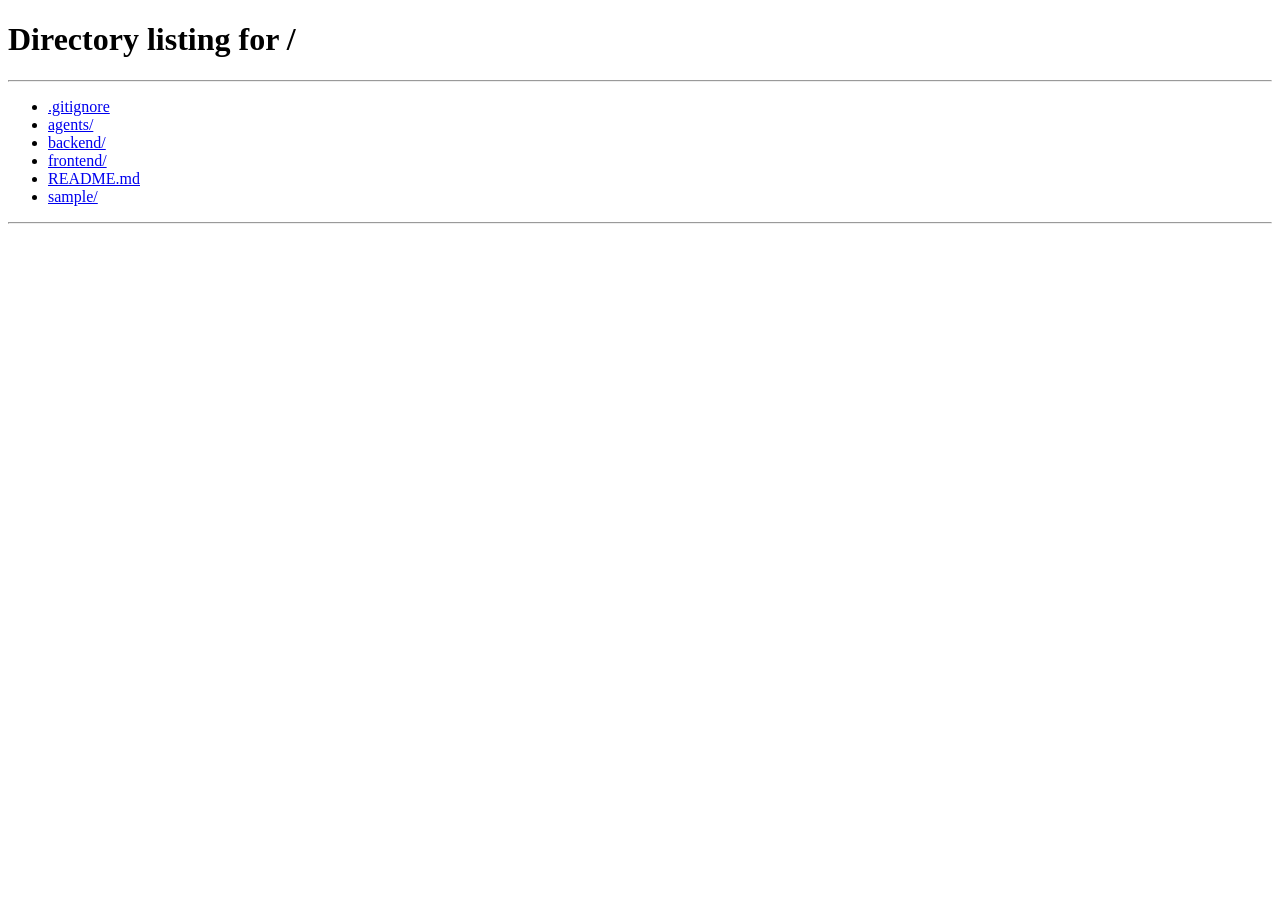
<file: frontend/dashboard.html>
<!DOCTYPE html>
<html lang="en">
<head>
    <meta charset="UTF-8">
    <meta name="viewport" content="width=device-width, initial-scale=1.0">
    <title>Dashboard - Finserv India</title>
    <link rel="stylesheet" href="https://cdnjs.cloudflare.com/ajax/libs/font-awesome/6.0.0-beta3/css/all.min.css">
    <link rel="stylesheet" href="css/style.css">
</head>
<body>
    <div class="app-wrapper">

        <div id="alertContainer" class="alert"></div>

        <div class="dashboard-header">
            <h1>Financial Insights Dashboard</h1>
            <div class="user-menu">
                <i class="fas fa-bell"></i>
                <span id="userDisplayName">Loading...</span>
                <button id="logoutBtn" class="logout-btn">
                    <i class="fas fa-sign-out-alt"></i> Logout
                </button>
            </div>
        </div>

        <div class="insights-tagline">
            Analyze your quarterly and annual filings with AI precision.
        </div>

        <div class="upload-card">
            <div class="upload-left">
                <h3>Upload Financial Documents</h3>
                <p>Drag and drop your PDF or XLSX files here, or click to browse</p>
                <div class="file-badge">
                    <i class="far fa-file-pdf"></i>
                    <i class="far fa-file-excel"></i>
                    Annual Reports, Q3 Filings, Analyst Notes (Max 50MB)
                </div>
            </div>
            <input type="file" id="fileInput" multiple accept=".pdf,.xlsx,.xls" style="display: none;">
            <button class="select-files-btn" id="uploadBtn">
                <i class="fas fa-cloud-upload-alt"></i> Select Files
            </button>
        </div>

        <div class="recent-header">
            <h2>Scan History <span id="totalDocuments" class="total-badge">0 Total</span></h2>
            <a href="#" class="view-all" id="viewAllHistory">
                View All <i class="fas fa-chevron-right"></i>
            </a>
        </div>

        <table class="documents-table">
            <thead>
                <tr>
                    <th>Document Name</th>
                    <th>Company</th>
                    <th>Sentiment</th>
                    <th>Date</th>
                    <th>Actions</th>
                </tr>
            </thead>
            <tbody id="tableBody">
                <tr id="noDocsRow">
                    <td colspan="5" style="text-align:center;color:#8a9bb5;padding:30px;">No documents analyzed yet. Upload a PDF above to get started.</td>
                </tr>
            </tbody>
        </table>

        <div class="ai-reliance-row">
            <div class="ai-assistant-card">
                <h3><i class="fas fa-robot" style="color: #1b6ef3;"></i> AI ASSISTANT</h3>
                <p>Ask me anything about your financial documents:</p>
                <div class="chat-prompt">
                    <input type="text" id="chatInput" placeholder="e.g., Summarize the key metrics...">
                    <button onclick="document.getElementById('widgetChatInput').value = this.previousElementSibling.value; document.getElementById('chatButton').click(); setTimeout(() => document.getElementById('widgetSendBtn').click(), 500);">
                        <i class="fas fa-paper-plane"></i> Send
                    </button>
                </div>
                <div class="chat-stats">
                    <span><i class="far fa-clock"></i> <span id="lastUsed">Ready to help</span></span>
                    <span><i class="fas fa-database"></i> <span id="documentCount">5</span> documents in context</span>
                </div>
            </div>

            <div class="reliance-card" id="sampleCard">
                <div class="reliance-header">
                    <span>SAMPLE ANALYSIS: Reliance Industries AR 2023</span>
                    <span class="sample-badge"><i class="far fa-file-pdf"></i> Preview</span>
                </div>
                <div class="metric-grid">
                    <div class="metric-item">
                        <span class="label">FINANCIAL GROWTH</span>
                        <div class="value">Revenue increased by 23% YoY driven by Retail and O2C segments.</div>
                    </div>
                    <div class="metric-item">
                        <span class="label">OPERATIONAL DEBT</span>
                        <div class="value">Net debt stands at ₹1.25 Lakh Cr; focus remains on balance sheet deleveraging.</div>
                    </div>
                    <div class="metric-item">
                        <span class="label">FUTURE STRATEGY</span>
                        <div class="value">Aggressive expansion into Green Hydrogen with ₹75,000 Cr committed over 3 years.</div>
                    </div>
                    <div class="metric-item">
                        <span class="label">RISK FACTORS</span>
                        <div class="value">Volatile crude prices and potential global slowdown impacting export margins.</div>
                    </div>
                </div>
                <div class="cross-reference">
                    <i class="fas fa-link"></i> Cross-referenced with 4 comparable industry filings.
                </div>
            </div>
        </div>

        <div id="analysisResults" style="display:none;">
            <div class="recent-header" style="margin-top:30px;">
                <h2><i class="fas fa-chart-bar" style="color:#1b6ef3;"></i> Analysis Results</h2>
                <button onclick="document.getElementById('analysisResults').style.display='none'" style="background:none;border:none;color:#8a9bb5;cursor:pointer;font-size:16px;"><i class="fas fa-times"></i></button>
            </div>

            <div style="display:grid;grid-template-columns:1fr 1fr;gap:20px;margin-bottom:20px;">
                <div style="background:#f8fafd;padding:25px;border-radius:16px;">
                    <div style="color:#8a9bb5;font-size:12px;text-transform:uppercase;letter-spacing:1px;margin-bottom:8px;">Company</div>
                    <div id="resultCompany" style="font-size:20px;font-weight:700;color:#0a1a2b;">—</div>
                    <div style="margin-top:4px;color:#5a6d86;font-size:14px;">Symbol: <span id="resultSymbol" style="font-weight:600;color:#1b6ef3;">—</span></div>
                </div>
                <div style="background:#f8fafd;padding:25px;border-radius:16px;">
                    <div style="color:#8a9bb5;font-size:12px;text-transform:uppercase;letter-spacing:1px;margin-bottom:8px;">Document</div>
                    <div id="resultTextLen" style="font-size:20px;font-weight:700;color:#0a1a2b;">—</div>
                    <div style="margin-top:4px;color:#5a6d86;font-size:14px;">Tables: <span id="resultTables" style="font-weight:600;">—</span></div>
                </div>
            </div>

            <div style="background:#f8fafd;padding:25px;border-radius:16px;margin-bottom:20px;">
                <h3 style="margin-bottom:15px;font-size:16px;"><i class="fas fa-brain" style="color:#1b6ef3;margin-right:8px;"></i>Sentiment Analysis</h3>
                <div style="display:grid;grid-template-columns:1fr 1fr 1fr;gap:15px;">
                    <div>
                        <div style="color:#8a9bb5;font-size:12px;text-transform:uppercase;">Overall</div>
                        <div id="sentimentClass" style="font-size:24px;font-weight:700;">—</div>
                        <div id="sentimentScore" style="color:#5a6d86;font-size:14px;">Score: —</div>
                    </div>
                    <div>
                        <div style="color:#8a9bb5;font-size:12px;text-transform:uppercase;">Components</div>
                        <div id="sentimentComponents" style="font-size:13px;color:#5a6d86;line-height:1.8;"></div>
                    </div>
                    <div>
                        <div style="color:#8a9bb5;font-size:12px;text-transform:uppercase;">Confidence Bar</div>
                        <div style="margin-top:8px;background:#e1e8f0;border-radius:10px;height:12px;overflow:hidden;">
                            <div id="sentimentBar" style="height:100%;border-radius:10px;transition:width 0.5s;"></div>
                        </div>
                    </div>
                </div>
            </div>

            <div style="background:#f8fafd;padding:25px;border-radius:16px;margin-bottom:20px;">
                <h3 style="margin-bottom:15px;font-size:16px;"><i class="fas fa-file-alt" style="color:#1b6ef3;margin-right:8px;"></i>AI Summaries</h3>
                <div id="summariesContent" style="font-size:14px;color:#1a2639;line-height:1.8;"></div>
            </div>

            <div id="riskSection" style="background:#f8fafd;padding:25px;border-radius:16px;margin-bottom:20px;display:none;">
                <h3 style="margin-bottom:15px;font-size:16px;"><i class="fas fa-exclamation-triangle" style="color:#f59e0b;margin-right:8px;"></i>Risk Analysis</h3>
                <div id="riskContent" style="display:grid;grid-template-columns:repeat(3,1fr);gap:15px;"></div>
                <div id="riskRecommendation" style="margin-top:15px;padding:15px;border-radius:12px;font-weight:600;text-align:center;font-size:16px;"></div>
            </div>

            <div id="newsSection" style="background:#f8fafd;padding:25px;border-radius:16px;margin-bottom:20px;display:none;">
                <h3 style="margin-bottom:15px;font-size:16px;"><i class="fas fa-newspaper" style="color:#1b6ef3;margin-right:8px;"></i>Latest News</h3>
                <div id="newsContent" style="font-size:14px;"></div>
            </div>
        </div>

        <div class="footer-main">
            <div>
                <span>© 2026 Finserv India. All rights reserved.</span>
                <span class="rbi-badge"><i class="fas fa-lock"></i> Bank-Grade Security</span>
            </div>
            <div>
                <a href="#">Terms of Service</a>
                <a href="#">Privacy Policy</a>
            </div>
        </div>
    </div>

    <div class="chat-widget">
        <div class="chat-button" id="chatButton">
            <i class="fas fa-robot"></i>
        </div>
        <div class="chat-box" id="chatBox">
            <div class="chat-header">
                <h3><i class="fas fa-robot"></i> FinSum AI Assistant</h3>
                <button class="close-chat" id="closeChat">
                    <i class="fas fa-times"></i>
                </button>
            </div>
            <div class="chat-messages" id="chatMessages">
                <div class="message ai-message">
                    <div class="message-content">
                        👋 Hi! I'm FinSum AI, your financial assistant. Ask me about annual reports, market trends, or how to analyze documents!
                    </div>
                </div>
            </div>
            <div class="chat-input-area">
                <input type="text" id="widgetChatInput" placeholder="Ask about financial documents...">
                <button id="widgetSendBtn">
                    <i class="fas fa-paper-plane"></i>
                </button>
            </div>
        </div>
    </div>

    <div id="historyModal" style="display:none;position:fixed;inset:0;background:rgba(0,0,0,0.5);z-index:9999;backdrop-filter:blur(4px);overflow-y:auto;">
        <div style="max-width:800px;margin:60px auto;background:white;border-radius:20px;padding:0;box-shadow:0 25px 50px rgba(0,0,0,0.15);">
            <div style="display:flex;justify-content:space-between;align-items:center;padding:25px 30px;border-bottom:1px solid #eef2f6;">
                <div>
                    <h2 style="margin:0;font-size:20px;color:#0a1a2b;">📋 Document Scan History</h2>
                    <p style="margin:4px 0 0;color:#8a9bb5;font-size:14px;" id="historyCount">Loading...</p>
                </div>
                <div style="display:flex;gap:10px;">
                    <button id="clearAllHistoryBtn" style="padding:8px 18px;background:#fee2e2;color:#ef4444;border:none;border-radius:10px;cursor:pointer;font-weight:600;font-size:13px;">
                        <i class="fas fa-trash"></i> Clear All
                    </button>
                    <button onclick="document.getElementById('historyModal').style.display='none'" style="padding:8px 18px;background:#f1f5f9;color:#5a6d86;border:none;border-radius:10px;cursor:pointer;font-weight:600;font-size:13px;">
                        <i class="fas fa-times"></i> Close
                    </button>
                </div>
            </div>
            <div id="historyModalBody" style="padding:20px 30px 30px;">
                <div style="text-align:center;color:#8a9bb5;padding:40px;">Loading...</div>
            </div>
        </div>
    </div>

    <script src="js/auth.js"></script>
    <script src="js/dashboard.js"></script>
</body>
</html>
</file>
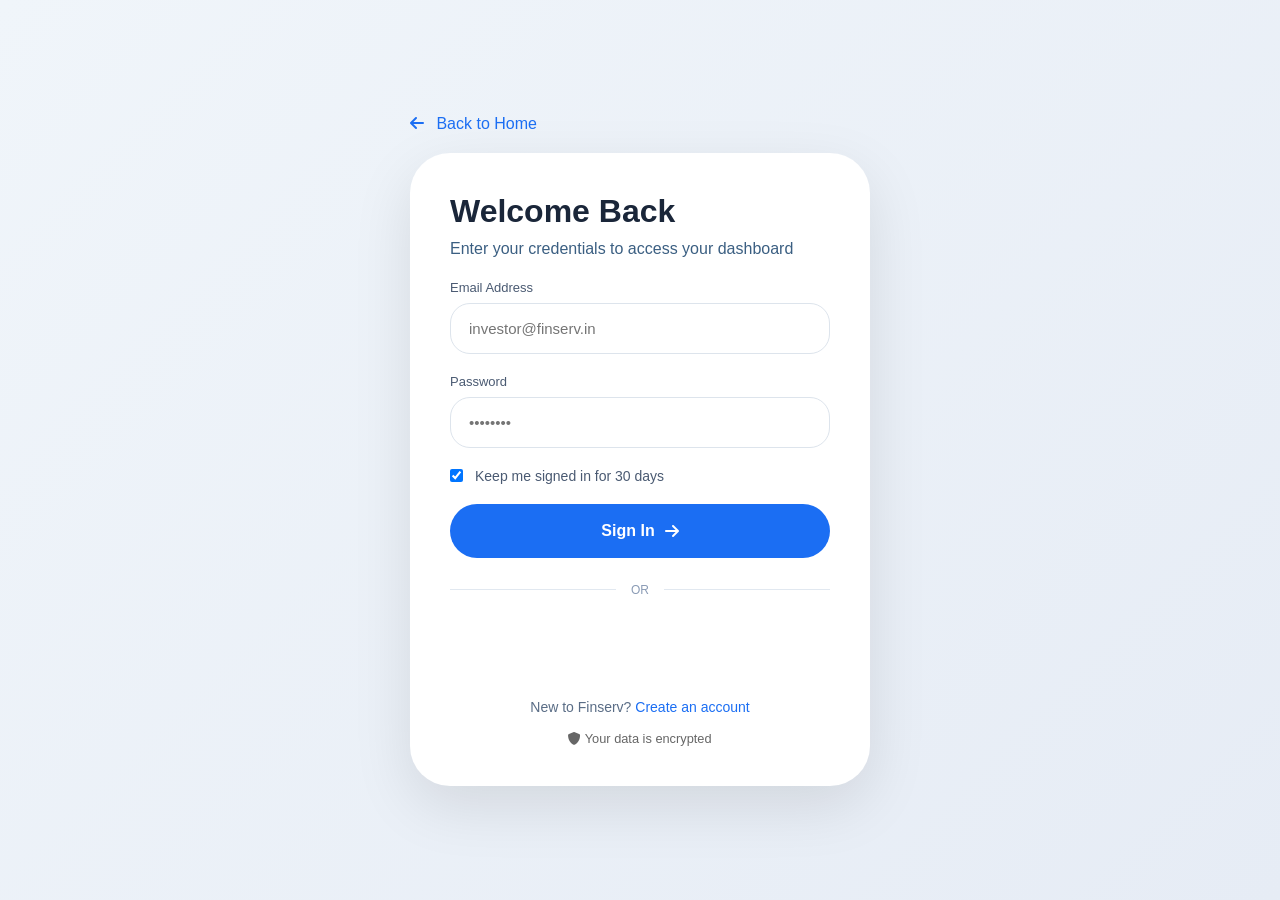
<file: frontend/signin.html>
<!DOCTYPE html>
<html lang="en">
<head>
    <meta charset="UTF-8">
    <meta name="viewport" content="width=device-width, initial-scale=1.0">
    <title>Sign In - Finserv India</title>
    <link rel="stylesheet" href="https://cdnjs.cloudflare.com/ajax/libs/font-awesome/6.0.0-beta3/css/all.min.css">
    <link rel="stylesheet" href="css/style.css">
    <script src="https://accounts.google.com/gsi/client" async defer></script>
    <style>
        body {
            background: linear-gradient(135deg, #f0f5fa 0%, #e6ecf5 100%);
            min-height: 100vh;
            display: flex;
            align-items: center;
            justify-content: center;
        }
        .auth-wrapper {
            width: 100%;
            max-width: 500px;
            padding: 20px;
        }
        .back-link {
            margin-bottom: 20px;
            display: block;
            color: #1b6ef3;
            text-decoration: none;
            font-weight: 500;
        }
        .back-link i {
            margin-right: 8px;
        }
        .signin-panel {
            background: white;
            border-radius: 40px;
            padding: 40px;
            box-shadow: 0 20px 60px rgba(0,0,0,0.1);
        }
        .signin-panel h3 {
            font-size: 32px;
            margin-bottom: 10px;
            color: #1a2639;
        }
        .input-group {
            margin-bottom: 20px;
        }
        .input-group label {
            display: block;
            font-size: 13px;
            font-weight: 500;
            margin-bottom: 8px;
            color: #4a5a72;
        }
        .input-group input {
            width: 100%;
            padding: 16px 18px;
            border: 1px solid #dde4ec;
            border-radius: 20px;
            font-size: 15px;
            box-sizing: border-box;
        }
        .input-group input:focus {
            outline: none;
            border-color: #1b6ef3;
            box-shadow: 0 0 0 4px rgba(27,110,243,0.1);
        }
        .btn {
            width: 100%;
            background: #1b6ef3;
            color: white;
            border: none;
            padding: 18px;
            border-radius: 40px;
            font-size: 16px;
            font-weight: 600;
            cursor: pointer;
            display: flex;
            align-items: center;
            justify-content: center;
            gap: 10px;
            margin: 20px 0;
        }
        .btn:hover {
            background: #0e5ad2;
            transform: translateY(-2px);
            box-shadow: 0 10px 25px rgba(27,110,243,0.3);
        }
        .btn-outline {
            width: 100%;
            background: white;
            border: 2px solid #e1e8f0;
            color: #1a2639;
            padding: 16px;
            border-radius: 40px;
            font-size: 15px;
            font-weight: 500;
            cursor: pointer;
            display: flex;
            align-items: center;
            justify-content: center;
            gap: 10px;
        }
        .btn-outline:hover {
            border-color: #1b6ef3;
            background: #f8fafd;
        }
        .divider {
            display: flex;
            align-items: center;
            gap: 15px;
            margin: 25px 0;
            color: #8a9bb5;
            font-size: 12px;
        }
        .divider-line {
            flex: 1;
            height: 1px;
            background: #e1e8f0;
        }
        .terms-check {
            display: flex;
            align-items: center;
            gap: 12px;
            margin: 20px 0;
            font-size: 14px;
            color: #4a5a72;
        }
        .footer-links {
            margin-top: 25px;
            text-align: center;
            font-size: 14px;
            color: #5a6d86;
        }
        .footer-links a {
            color: #1b6ef3;
            text-decoration: none;
            font-weight: 500;
        }
        .alert {
            display: none;
            padding: 16px 24px;
            border-radius: 12px;
            margin-bottom: 24px;
            font-weight: 500;
        }
        .alert-success {
            background: #d4edda;
            color: #155724;
            border: 1px solid #c3e6cb;
        }
        .alert-error {
            background: #f8d7da;
            color: #721c24;
            border: 1px solid #f5c6cb;
        }
    </style>
</head>
<body>
    <div class="auth-wrapper">
        <a href="/" class="back-link"><i class="fas fa-arrow-left"></i> Back to Home</a>

        <div id="alertContainer" class="alert"></div>

        <div class="signin-panel">
            <h3>Welcome Back</h3>
            <p style="color: #3b5f82; margin-bottom: 22px;">Enter your credentials to access your dashboard</p>

            <form id="signinForm">
                <div class="input-group">
                    <label>Email Address</label>
                    <input type="email" id="loginEmail" placeholder="investor@finserv.in" required>
                </div>
                <div class="input-group">
                    <label>Password</label>
                    <input type="password" id="loginPassword" placeholder="••••••••" required>
                </div>
                <div class="terms-check">
                    <input type="checkbox" id="rememberMe" checked>
                    <span>Keep me signed in for 30 days</span>
                </div>
                <button type="submit" class="btn" id="signinBtn">
                    Sign In <i class="fas fa-arrow-right"></i>
                </button>
            </form>

            <div class="divider">
                <span class="divider-line"></span> OR <span class="divider-line"></span>
            </div>

            <div id="g_id_onload"
                 data-client_id="1018702240270-ibmes21h2p3jce9lukv1b1h13t1d09o4.apps.googleusercontent.com"
                 data-context="signin"
                 data-ux_mode="popup"
                 data-callback="handleCredentialResponse"
                 data-auto_prompt="false">
            </div>

            <div style="display:flex; justify-content:center; height: 52px; margin-bottom: 20px;">
                <div style="transform: scale(1.3); transform-origin: top center; width: 292px; height: 40px;">
                    <div class="g_id_signin"
                         data-type="standard"
                         data-shape="pill"
                         data-theme="outline"
                         data-text="continue_with"
                         data-size="large"
                         data-width="292"
                         data-logo_alignment="center">
                    </div>
                </div>
            </div>

            <div class="footer-links">
                New to Finserv? <a href="/signup">Create an account</a>
            </div>
            <div style="margin-top: 16px; font-size: 0.8rem; color: #666; text-align: center;">
                <i class="fas fa-shield-alt"></i> Your data is encrypted
            </div>
        </div>
    </div>

    <script src="js/auth.js"></script>
    <script>
        async function handleCredentialResponse(response) {
            showAlert('Authenticating with Google...', 'success');

            try {
                const result = await window.auth.googleSignin(response.credential);

                if (result.success) {
                    showAlert('Google login successful! Redirecting...', 'success');
                    setTimeout(() => {
                        window.location.href = '/dashboard';
                    }, 1500);
                } else {
                    showAlert(result.message || 'Google login failed', 'error');
                }
            } catch (error) {
                showAlert('An error occurred during Google sign in.', 'error');
            }
        }

        function showAlert(message, type) {
            const alert = document.getElementById('alertContainer');
            alert.className = `alert alert-${type}`;
            alert.textContent = message;
            alert.style.display = 'block';
            setTimeout(() => {
                alert.style.display = 'none';
            }, 5000);
        }

        document.getElementById('signinForm').addEventListener('submit', async (e) => {
            e.preventDefault();

            const btn = document.getElementById('signinBtn');
            const originalText = btn.innerHTML;
            btn.innerHTML = '<i class="fas fa-spinner fa-spin"></i> Signing in...';
            btn.disabled = true;

            try {
                const result = await window.auth.signin({
                    email: document.getElementById('loginEmail').value,
                    password: document.getElementById('loginPassword').value
                });

                if (result.success) {
                    showAlert('Login successful! Redirecting...', 'success');
                    setTimeout(() => {
                        window.location.href = '/dashboard';
                    }, 1500);
                } else {
                    showAlert(result.message || 'Login failed', 'error');
                }
            } catch (error) {
                showAlert('An error occurred. Please try again.', 'error');
            } finally {
                btn.innerHTML = originalText;
                btn.disabled = false;
            }
        });

        if (window.auth.isAuthenticated()) {
            window.location.href = '/dashboard';
        }
    </script>
</body>
</html>
</file>
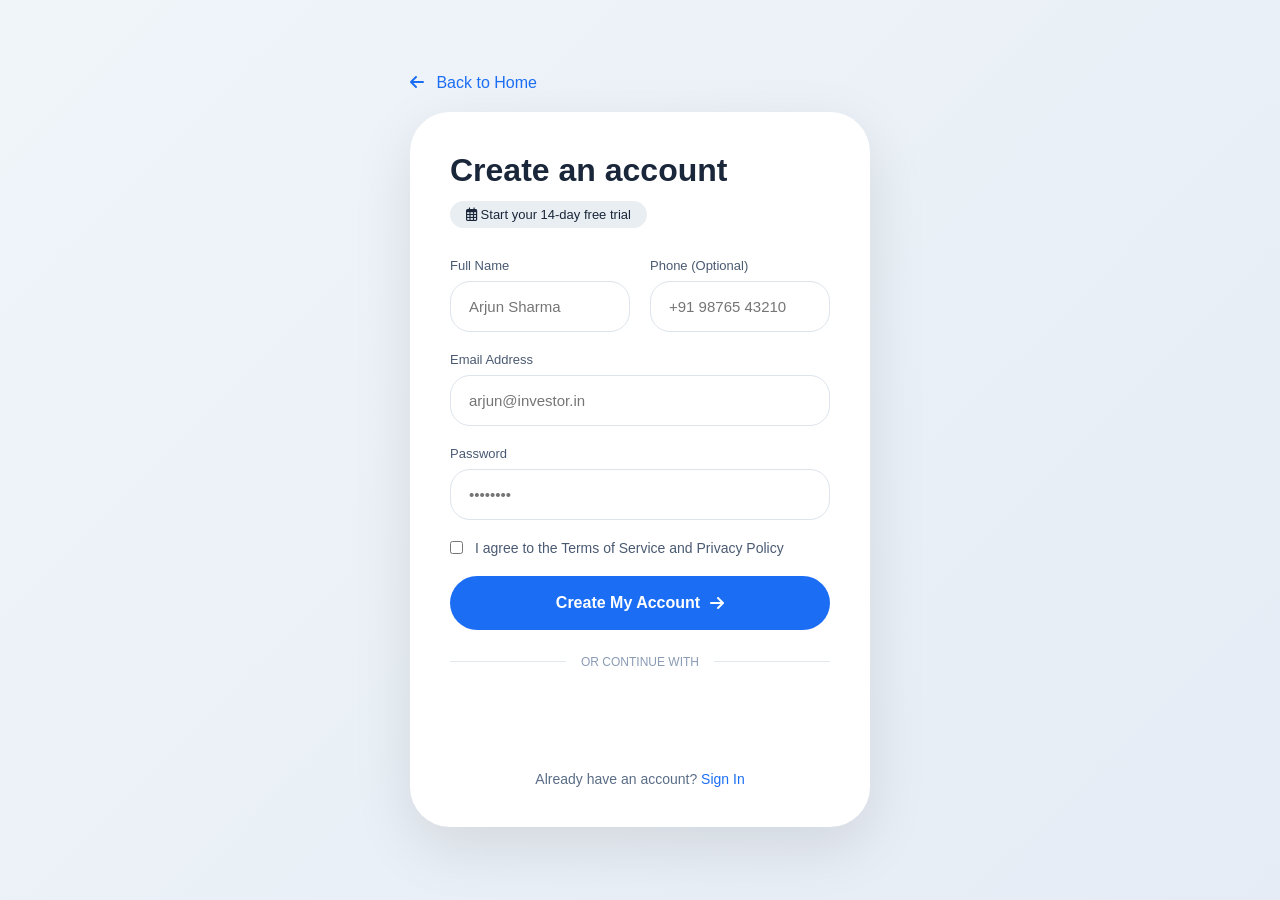
<file: frontend/signup.html>
<!DOCTYPE html>
<html lang="en">
<head>
    <meta charset="UTF-8">
    <meta name="viewport" content="width=device-width, initial-scale=1.0">
    <title>Sign Up - Finserv India</title>
    <link rel="stylesheet" href="https://cdnjs.cloudflare.com/ajax/libs/font-awesome/6.0.0-beta3/css/all.min.css">
    <link rel="stylesheet" href="css/style.css">
    <script src="https://accounts.google.com/gsi/client" async defer></script>
    <style>
        body {
            background: linear-gradient(135deg, #f0f5fa 0%, #e6ecf5 100%);
            min-height: 100vh;
            display: flex;
            align-items: center;
            justify-content: center;
        }
        .auth-wrapper {
            width: 100%;
            max-width: 500px;
            padding: 20px;
        }
        .back-link {
            margin-bottom: 20px;
            display: block;
            color: #1b6ef3;
            text-decoration: none;
            font-weight: 500;
        }
        .back-link i {
            margin-right: 8px;
        }
        .signup-panel {
            background: white;
            border-radius: 40px;
            padding: 40px;
            box-shadow: 0 20px 60px rgba(0,0,0,0.1);
        }
        .signup-panel h3 {
            font-size: 32px;
            margin-bottom: 12px;
            color: #1a2639;
        }
        .free-trial {
            display: inline-block;
            background: #e9eef3;
            padding: 6px 16px;
            border-radius: 40px;
            font-size: 13px;
            margin-bottom: 30px;
        }
        .row-2col {
            display: grid;
            grid-template-columns: 1fr 1fr;
            gap: 20px;
        }
        .input-group {
            margin-bottom: 20px;
        }
        .input-group label {
            display: block;
            font-size: 13px;
            font-weight: 500;
            margin-bottom: 8px;
            color: #4a5a72;
        }
        .input-group input {
            width: 100%;
            padding: 16px 18px;
            border: 1px solid #dde4ec;
            border-radius: 20px;
            font-size: 15px;
            box-sizing: border-box;
        }
        .input-group input:focus {
            outline: none;
            border-color: #1b6ef3;
            box-shadow: 0 0 0 4px rgba(27,110,243,0.1);
        }
        .btn {
            width: 100%;
            background: #1b6ef3;
            color: white;
            border: none;
            padding: 18px;
            border-radius: 40px;
            font-size: 16px;
            font-weight: 600;
            cursor: pointer;
            display: flex;
            align-items: center;
            justify-content: center;
            gap: 10px;
            margin: 20px 0;
        }
        .btn:hover {
            background: #0e5ad2;
            transform: translateY(-2px);
            box-shadow: 0 10px 25px rgba(27,110,243,0.3);
        }
        .btn-outline {
            width: 100%;
            background: white;
            border: 2px solid #e1e8f0;
            color: #1a2639;
            padding: 16px;
            border-radius: 40px;
            font-size: 15px;
            font-weight: 500;
            cursor: pointer;
            display: flex;
            align-items: center;
            justify-content: center;
            gap: 10px;
        }
        .btn-outline:hover {
            border-color: #1b6ef3;
            background: #f8fafd;
        }
        .divider {
            display: flex;
            align-items: center;
            gap: 15px;
            margin: 25px 0;
            color: #8a9bb5;
            font-size: 12px;
        }
        .divider-line {
            flex: 1;
            height: 1px;
            background: #e1e8f0;
        }
        .terms-check {
            display: flex;
            align-items: center;
            gap: 12px;
            margin: 20px 0;
            font-size: 14px;
            color: #4a5a72;
        }
        .footer-links {
            margin-top: 25px;
            text-align: center;
            font-size: 14px;
            color: #5a6d86;
        }
        .footer-links a {
            color: #1b6ef3;
            text-decoration: none;
            font-weight: 500;
        }
        .alert {
            display: none;
            padding: 16px 24px;
            border-radius: 12px;
            margin-bottom: 24px;
            font-weight: 500;
        }
        .alert-success {
            background: #d4edda;
            color: #155724;
            border: 1px solid #c3e6cb;
        }
        .alert-error {
            background: #f8d7da;
            color: #721c24;
            border: 1px solid #f5c6cb;
        }
    </style>
</head>
<body>
    <div class="auth-wrapper">
        <a href="/" class="back-link"><i class="fas fa-arrow-left"></i> Back to Home</a>

        <div id="alertContainer" class="alert"></div>

        <div class="signup-panel">
            <h3>Create an account</h3>
            <span class="free-trial">
                <i class="far fa-calendar-alt"></i> Start your 14-day free trial
            </span>

            <form id="signupForm">
                <div class="row-2col">
                    <div class="input-group">
                        <label>Full Name</label>
                        <input type="text" id="fullName" placeholder="Arjun Sharma" required>
                    </div>
                    <div class="input-group">
                        <label>Phone (Optional)</label>
                        <input type="text" id="phone" placeholder="+91 98765 43210">
                    </div>
                </div>
                <div class="input-group">
                    <label>Email Address</label>
                    <input type="email" id="email" placeholder="arjun@investor.in" required>
                </div>
                <div class="input-group">
                    <label>Password</label>
                    <input type="password" id="password" placeholder="••••••••" required minlength="6">
                </div>
                <div class="terms-check">
                    <input type="checkbox" id="termsCheck" required>
                    <span>I agree to the Terms of Service and Privacy Policy</span>
                </div>
                <button type="submit" class="btn" id="signupBtn">
                    Create My Account <i class="fas fa-arrow-right"></i>
                </button>
            </form>

            <div class="divider">
                <span class="divider-line"></span> OR CONTINUE WITH <span class="divider-line"></span>
            </div>

            <div id="g_id_onload"
                 data-client_id="1018702240270-ibmes21h2p3jce9lukv1b1h13t1d09o4.apps.googleusercontent.com"
                 data-context="signup"
                 data-ux_mode="popup"
                 data-callback="handleCredentialResponse"
                 data-auto_prompt="false">
            </div>

            <div style="display:flex; justify-content:center; height: 52px; margin-bottom: 20px;">
                <div style="transform: scale(1.3); transform-origin: top center; width: 292px; height: 40px;">
                    <div class="g_id_signin"
                         data-type="standard"
                         data-shape="pill"
                         data-theme="outline"
                         data-text="continue_with"
                         data-size="large"
                         data-width="292"
                         data-logo_alignment="center">
                    </div>
                </div>
            </div>

            <div class="footer-links">
                <span>Already have an account? <a href="/signin">Sign In</a></span>
            </div>
        </div>
    </div>

    <script src="js/auth.js"></script>
    <script>
        async function handleCredentialResponse(response) {
            showAlert('Authenticating with Google...', 'success');

            try {
                const result = await window.auth.googleSignin(response.credential);

                if (result.success) {
                    showAlert('Google login successful! Redirecting...', 'success');
                    setTimeout(() => {
                        window.location.href = '/dashboard';
                    }, 1500);
                } else {
                    showAlert(result.message || 'Google login failed', 'error');
                }
            } catch (error) {
                showAlert('An error occurred during Google sign in.', 'error');
            }
        }

        function showAlert(message, type) {
            const alert = document.getElementById('alertContainer');
            alert.className = `alert alert-${type}`;
            alert.textContent = message;
            alert.style.display = 'block';
            setTimeout(() => {
                alert.style.display = 'none';
            }, 5000);
        }

        document.getElementById('signupForm').addEventListener('submit', async (e) => {
            e.preventDefault();

            const btn = document.getElementById('signupBtn');
            const originalText = btn.innerHTML;
            btn.innerHTML = '<i class="fas fa-spinner fa-spin"></i> Creating account...';
            btn.disabled = true;

            try {
                const userData = {
                    email: document.getElementById('email').value,
                    password: document.getElementById('password').value,
                    fullName: document.getElementById('fullName').value
                };

                const phoneInput = document.getElementById('phone');
                if (phoneInput && phoneInput.value) {
                    userData.phone = phoneInput.value;
                }

                const result = await window.auth.signup(userData);

                if (result.success) {
                    showAlert('Account created successfully! Redirecting...', 'success');
                    setTimeout(() => {
                        window.location.href = '/dashboard';
                    }, 1500);
                } else {
                    showAlert(result.message || 'Signup failed', 'error');
                }
            } catch (error) {
                console.error('Signup error:', error);
                showAlert('An error occurred. Please try again.', 'error');
            } finally {
                btn.innerHTML = originalText;
                btn.disabled = false;
            }
        });

        if (window.auth.isAuthenticated()) {
            window.location.href = '/dashboard';
        }
    </script>
</body>
</html>
</file>
<file: frontend/css/style.css>
/* frontend/css/style.css */
* {
    margin: 0;
    padding: 0;
    box-sizing: border-box;
    font-family: 'Inter', -apple-system, BlinkMacSystemFont, 'Segoe UI', sans-serif;
}

body {
    background: #f0f5fa;
    color: #1a2639;
}

.app-wrapper {
    max-width: 1400px;
    margin: 0 auto;
    padding: 20px;
}

/* Alert styles */
.alert {
    display: none;
    padding: 16px 24px;
    border-radius: 12px;
    margin-bottom: 24px;
    font-weight: 500;
    animation: slideDown 0.3s ease;
}

@keyframes slideDown {
    from { transform: translateY(-20px); opacity: 0; }
    to { transform: translateY(0); opacity: 1; }
}

.alert-success {
    background: #d4edda;
    color: #155724;
    border: 1px solid #c3e6cb;
}

.alert-error {
    background: #f8d7da;
    color: #721c24;
    border: 1px solid #f5c6cb;
}

/* Dashboard Header */
.dashboard-header {
    display: flex;
    justify-content: space-between;
    align-items: center;
    margin-bottom: 20px;
    padding: 20px 30px;
    background: white;
    border-radius: 20px;
    box-shadow: 0 4px 20px rgba(0,0,0,0.02);
}

.dashboard-header h1 {
    font-size: 24px;
    font-weight: 600;
    background: linear-gradient(135deg, #1b6ef3, #0e5ad2);
    -webkit-background-clip: text;
    -webkit-text-fill-color: transparent;
}

.user-menu {
    display: flex;
    align-items: center;
    gap: 25px;
}

.user-menu i.fa-bell {
    font-size: 20px;
    color: #5a6d86;
    cursor: pointer;
}

#userDisplayName {
    font-weight: 500;
    color: #1a2639;
}

.logout-btn {
    background: none;
    border: 1px solid #e1e8f0;
    padding: 8px 16px;
    border-radius: 30px;
    color: #5a6d86;
    cursor: pointer;
    transition: all 0.2s;
    display: flex;
    align-items: center;
    gap: 8px;
}

.logout-btn:hover {
    background: #f8fafd;
    border-color: #1b6ef3;
    color: #1b6ef3;
}

.insights-tagline {
    background: linear-gradient(135deg, #1b6ef3, #0e5ad2);
    color: white;
    padding: 12px 24px;
    border-radius: 40px;
    display: inline-block;
    margin-bottom: 30px;
    font-size: 14px;
    font-weight: 500;
}

/* Upload Card */
.upload-card {
    background: white;
    border-radius: 30px;
    padding: 40px;
    display: flex;
    justify-content: space-between;
    align-items: center;
    margin-bottom: 40px;
    box-shadow: 0 10px 40px rgba(0,0,0,0.03);
    border: 1px dashed #cbd5e1;
}

.upload-left h3 {
    font-size: 20px;
    margin-bottom: 8px;
}

.upload-left p {
    color: #5a6d86;
    margin-bottom: 12px;
}

.file-badge {
    background: #f8fafd;
    padding: 10px 18px;
    border-radius: 40px;
    font-size: 13px;
    color: #1a2639;
    display: inline-flex;
    align-items: center;
    gap: 10px;
}

.file-badge i {
    font-size: 18px;
    color: #1b6ef3;
}

.select-files-btn {
    background: #1b6ef3;
    color: white;
    border: none;
    padding: 16px 32px;
    border-radius: 40px;
    font-size: 16px;
    font-weight: 600;
    cursor: pointer;
    transition: all 0.2s;
    display: flex;
    align-items: center;
    gap: 10px;
}

.select-files-btn:hover {
    background: #0e5ad2;
    transform: translateY(-2px);
    box-shadow: 0 10px 25px rgba(27,110,243,0.3);
}

/* Recent Activity */
.recent-header {
    display: flex;
    justify-content: space-between;
    align-items: center;
    margin-bottom: 20px;
}

.recent-header h2 {
    font-size: 20px;
    display: flex;
    align-items: center;
    gap: 12px;
}

.total-badge {
    background: #e9eef3;
    padding: 5px 12px;
    border-radius: 40px;
    font-size: 13px;
    font-weight: 500;
    color: #1a2639;
}

.view-all {
    color: #1b6ef3;
    text-decoration: none;
    font-size: 14px;
    font-weight: 500;
    display: flex;
    align-items: center;
    gap: 8px;
}

/* Documents Table */
.documents-table {
    width: 100%;
    background: white;
    border-radius: 24px;
    padding: 20px;
    box-shadow: 0 4px 20px rgba(0,0,0,0.02);
    margin-bottom: 40px;
    border-collapse: collapse;
}

.documents-table th {
    text-align: left;
    padding: 16px 20px;
    color: #5a6d86;
    font-weight: 500;
    font-size: 13px;
    border-bottom: 1px solid #e9eef3;
}

.documents-table td {
    padding: 16px 20px;
    border-bottom: 1px solid #f0f5fa;
}

.documents-table tr:last-child td {
    border-bottom: none;
}

.status {
    display: inline-block;
    padding: 5px 12px;
    border-radius: 30px;
    font-size: 13px;
    font-weight: 500;
}

.status.processed {
    background: #dff0d8;
    color: #256f3a;
}

.status.pending {
    background: #fff3cd;
    color: #856404;
}

.status.error {
    background: #f8d7da;
    color: #721c24;
}

/* AI Assistant + Reliance Row */
.ai-reliance-row {
    display: grid;
    grid-template-columns: 1fr 1fr;
    gap: 30px;
    margin-bottom: 40px;
}

.ai-assistant-card {
    background: white;
    border-radius: 30px;
    padding: 30px;
    box-shadow: 0 10px 40px rgba(0,0,0,0.03);
}

.ai-assistant-card h3 {
    font-size: 16px;
    margin-bottom: 12px;
    display: flex;
    align-items: center;
    gap: 10px;
}

.ai-assistant-card p {
    color: #5a6d86;
    margin-bottom: 20px;
    font-size: 14px;
}

.chat-prompt {
    display: flex;
    gap: 12px;
    margin-bottom: 20px;
}

.chat-prompt input {
    flex: 1;
    padding: 16px 20px;
    border: 1px solid #e1e8f0;
    border-radius: 40px;
    font-size: 14px;
    outline: none;
    transition: border-color 0.2s;
}

.chat-prompt input:focus {
    border-color: #1b6ef3;
}

.chat-prompt button {
    background: #1b6ef3;
    color: white;
    border: none;
    width: 55px;
    height: 55px;
    border-radius: 50%;
    cursor: pointer;
    transition: all 0.2s;
}

.chat-prompt button:hover {
    background: #0e5ad2;
    transform: scale(1.05);
}

.chat-stats {
    display: flex;
    gap: 30px;
    color: #5a6d86;
    font-size: 13px;
}

.chat-stats i {
    margin-right: 6px;
}

.reliance-card {
    background: white;
    border-radius: 30px;
    padding: 30px;
    box-shadow: 0 10px 40px rgba(0,0,0,0.03);
}

.reliance-header {
    display: flex;
    justify-content: space-between;
    align-items: center;
    margin-bottom: 24px;
    font-weight: 600;
    color: #1a2639;
}

.sample-badge {
    background: #e9eef3;
    padding: 6px 14px;
    border-radius: 40px;
    font-size: 12px;
    font-weight: 500;
    display: flex;
    align-items: center;
    gap: 6px;
}

.metric-grid {
    display: grid;
    grid-template-columns: 1fr 1fr;
    gap: 24px;
    margin-bottom: 24px;
}

.metric-item .label {
    display: block;
    font-size: 11px;
    font-weight: 600;
    color: #1b6ef3;
    margin-bottom: 6px;
    letter-spacing: 0.5px;
}

.metric-item .value {
    font-size: 14px;
    color: #1a2639;
    line-height: 1.5;
}

.cross-reference {
    font-size: 13px;
    color: #5a6d86;
    border-top: 1px solid #e9eef3;
    padding-top: 20px;
}

.cross-reference i {
    color: #1b6ef3;
    margin-right: 8px;
}

/* Footer */
.footer-main {
    display: flex;
    justify-content: space-between;
    align-items: center;
    padding: 30px 0;
    color: #5a6d86;
    font-size: 13px;
    border-top: 1px solid #e1e8f0;
}

.footer-main a {
    color: #5a6d86;
    text-decoration: none;
    margin-left: 30px;
}

.footer-main a:hover {
    color: #1b6ef3;
}

.rbi-badge {
    margin-left: 30px;
    background: #f8fafd;
    padding: 5px 12px;
    border-radius: 40px;
    display: inline-flex;
    align-items: center;
    gap: 6px;
}

/* Chat Widget */
.chat-widget {
    position: fixed;
    bottom: 30px;
    right: 30px;
    z-index: 1000;
}

.chat-button {
    width: 60px;
    height: 60px;
    background: #1b6ef3;
    border-radius: 50%;
    display: flex;
    align-items: center;
    justify-content: center;
    cursor: pointer;
    box-shadow: 0 4px 20px rgba(27,110,243,0.4);
    transition: transform 0.3s;
}

.chat-button:hover {
    transform: scale(1.1);
}

.chat-button i {
    color: white;
    font-size: 30px;
}

.chat-box {
    position: absolute;
    bottom: 80px;
    right: 0;
    width: 350px;
    height: 500px;
    background: white;
    border-radius: 20px;
    box-shadow: 0 10px 40px rgba(0,0,0,0.2);
    display: none;
    flex-direction: column;
    overflow: hidden;
}

.chat-box.open {
    display: flex;
}

.chat-header {
    padding: 20px;
    background: #1b6ef3;
    color: white;
    display: flex;
    justify-content: space-between;
    align-items: center;
}

.chat-header h3 {
    display: flex;
    align-items: center;
    gap: 10px;
    font-size: 16px;
}

.close-chat {
    background: none;
    border: none;
    color: white;
    cursor: pointer;
    font-size: 18px;
}

.chat-messages {
    flex: 1;
    padding: 20px;
    overflow-y: auto;
    background: #f8fafd;
}

.message {
    margin-bottom: 15px;
    display: flex;
}

.user-message {
    justify-content: flex-end;
}

.ai-message {
    justify-content: flex-start;
}

.message-content {
    max-width: 80%;
    padding: 12px 16px;
    border-radius: 18px;
    font-size: 14px;
    line-height: 1.5;
}

.user-message .message-content {
    background: #1b6ef3;
    color: white;
    border-bottom-right-radius: 5px;
}

.ai-message .message-content {
    background: white;
    color: #1a2639;
    border-bottom-left-radius: 5px;
    box-shadow: 0 2px 5px rgba(0,0,0,0.05);
}

.chat-input-area {
    padding: 20px;
    background: white;
    border-top: 1px solid #e9eef3;
    display: flex;
    gap: 10px;
}

.chat-input-area input {
    flex: 1;
    padding: 12px;
    border: 1px solid #dde4ec;
    border-radius: 24px;
    outline: none;
}

.chat-input-area input:focus {
    border-color: #1b6ef3;
}

.chat-input-area button {
    width: 45px;
    height: 45px;
    border-radius: 50%;
    background: #1b6ef3;
    border: none;
    color: white;
    cursor: pointer;
}
</file>
